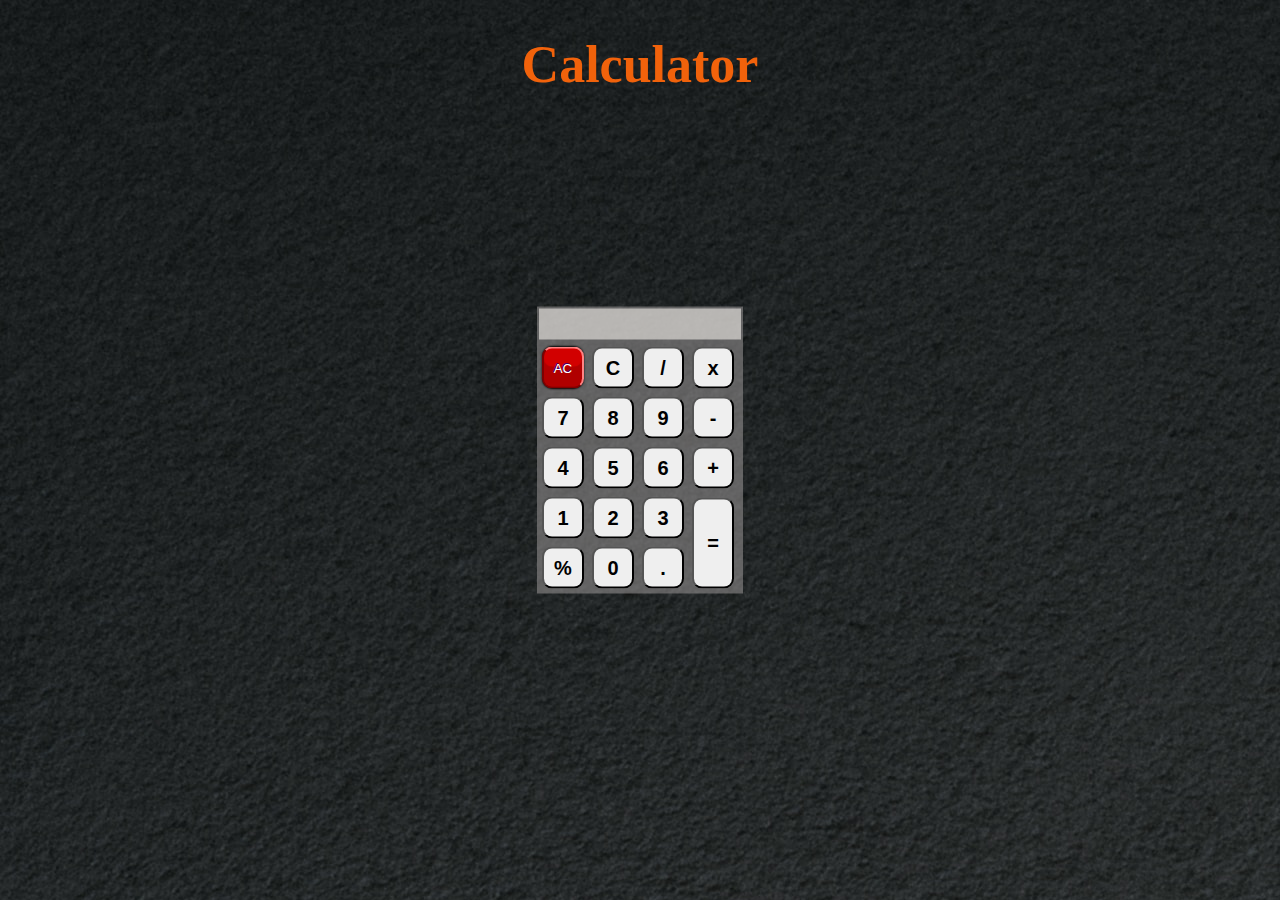
<file: Calculator/index.html>
<!DOCTYPE html>
<html lang="en">
<head>
    <meta charset="UTF-8">
    <meta name="viewport" content="width=device-width, initial-scale=1.0">
    <meta http-equiv="X-UA-Compatible" content="ie=edge">
    <title>My Calculator</title>
    <link rel="stylesheet" href="style.css">
    <!-- <link rel="stylesheet" href="woodCalc.css"> -->
    <script src="script.js"></script>
</head>
<body>
    <h1>Calculator</h1>
    <div class="container">
        <form name="form">
            <input class="textview" name="textview">
        </form>
            <table>
                <tr>
                        <td><input class="allclearButton" type="button" value="AC" onclick="clean()"></td>
                        <td><input class="button" type="button" value="C" onclick="back()"></td>
                        <td><input class="button" type="button" value="/" onclick="insert('/')"></td>
                        <td><input class="button" type="button" value="x" onclick="insert('*')"></td>
                </tr>
                <tr>
                        <td><input class="button" type="button" value="7" onclick="insert(7)"></td>
                        <td><input class="button" type="button" value="8" onclick="insert(8)"></td>
                        <td><input class="button" type="button" value="9" onclick="insert(9)"></td>
                        <td><input class="button" type="button" value="-" onclick="insert('-')"></td>
                 </tr>
                 <tr>
                        <td><input class="button"  type="button" value="4" onclick=insert(4)></td>
                        <td><input class="button" type="button" value="5" onclick=insert(5)></td>
                        <td><input class="button" type="button" value="6" onclick="insert(6)"></td>
                        <td><input class="button" type="button" value="+" onclick="insert('+')"></td>
                </tr>
                 <tr>
                        <td><input class="button" type="button" value="1" onclick="insert(1)"></td>
                        <td><input class="button" type="button" value="2" onclick="insert(2)"></td>
                        <td><input class="button" type="button" value="3" onclick="insert(3)"></td>
                        <td rowspan="5"><input class="equalButton" type="button" value="=" onclick=equals()></td>
              </tr>
                <tr>
                        <td><input class="button" type="button" value="%" onclick="insert('%')"></td>
                        <td><input class="button" type="button" value="0" onclick="insert(0)"></td>
                        <td><input class="button" type="button" value="." onclick="insert('.')"></td>
                        
                </tr>

            </table>
    </div>
</body>
</html>
</file>
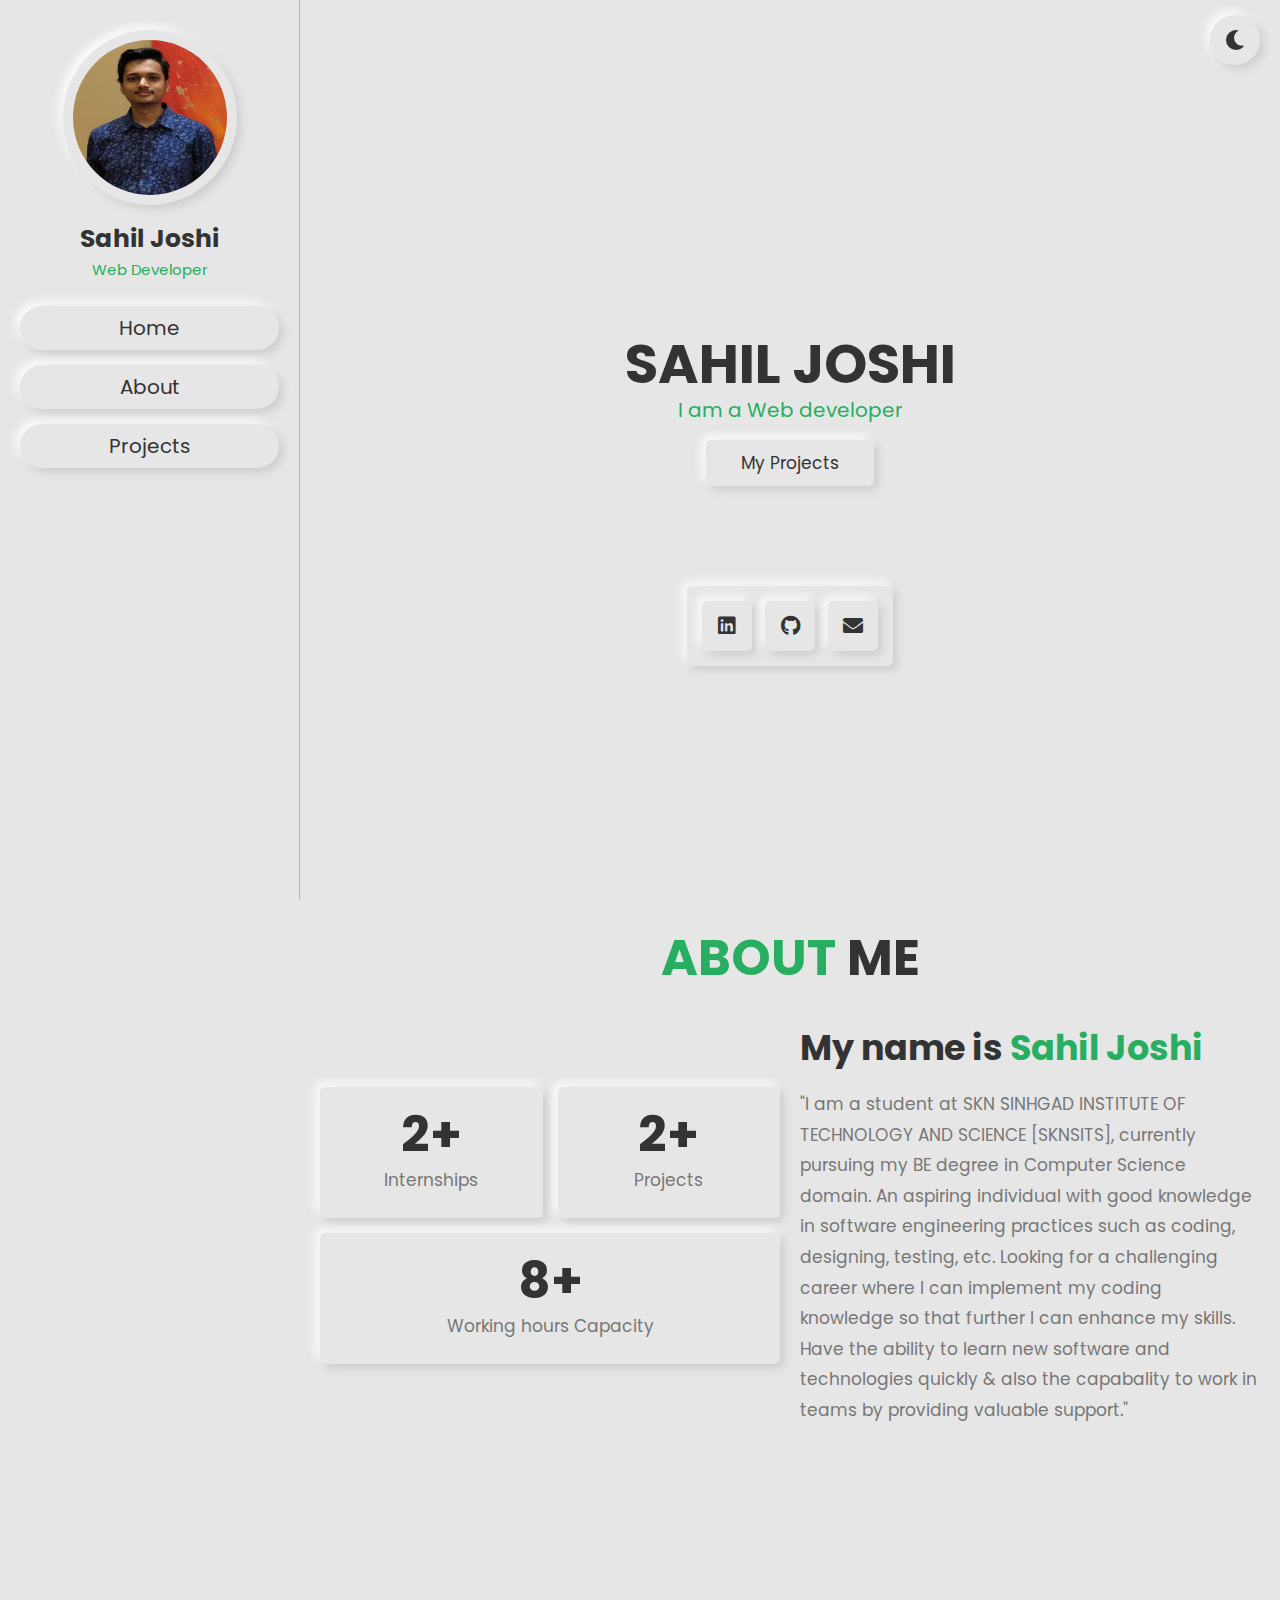
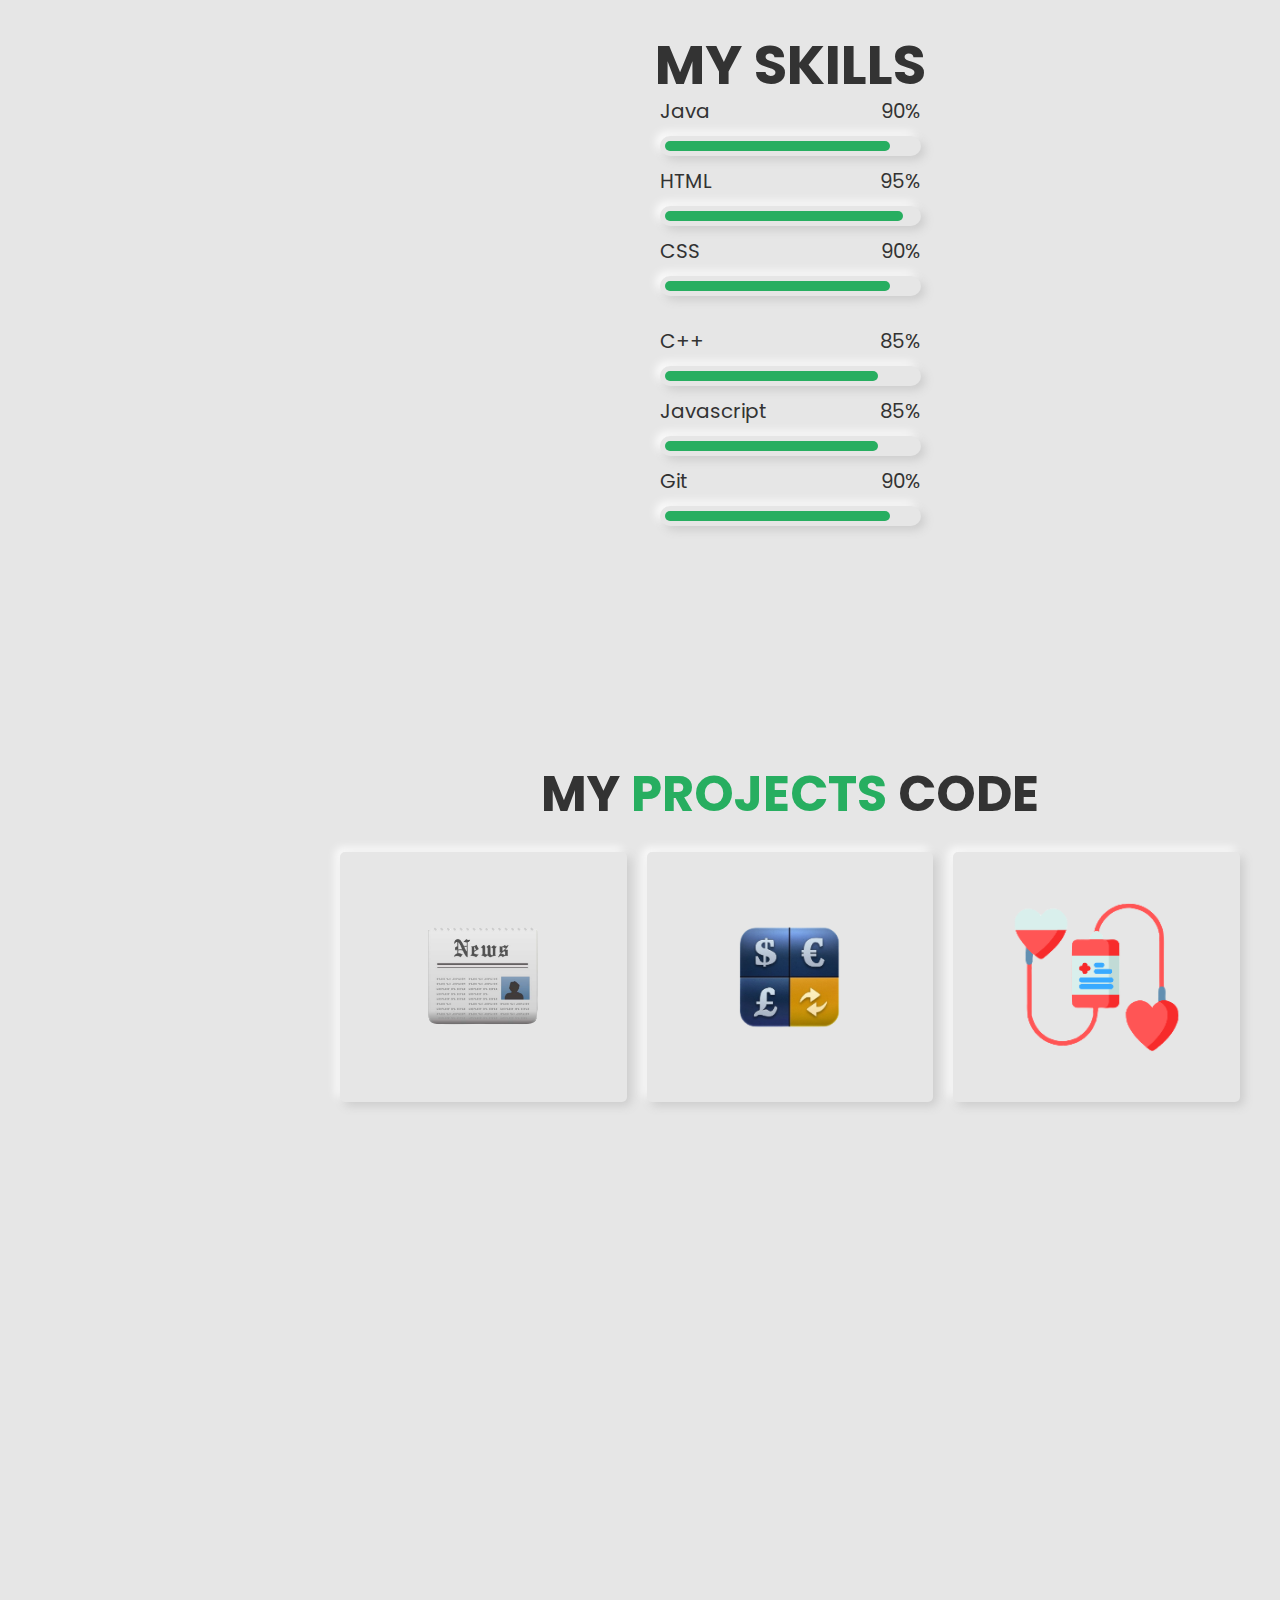
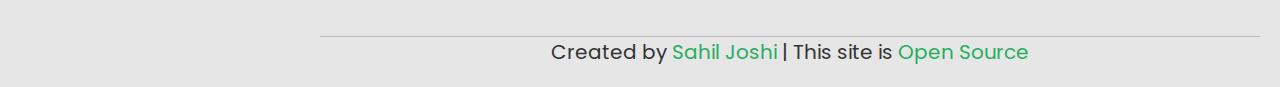
<file: My Portfolio/index.html>
<!DOCTYPE html>
<html lang="en">
  <head>
    <meta charset="UTF-8" />
    <meta http-equiv="X-UA-Compatible" content="IE=edge" />
    <meta name="viewport" content="width=device-width, initial-scale=1.0" />
    <title>Sahil Joshi</title>
    <link
      rel="stylesheet"
      href="https://cdnjs.cloudflare.com/ajax/libs/font-awesome/5.15.4/css/all.min.css"
    />
    <link rel="shortcut icon" href="image/user.jpeg" />
    <link rel="stylesheet" href="css/style.css" />
  </head>

  <body>
    <header class="header">
      <div class="user">
        <img src="image/Profile photo-2.jpg" alt="user" />
        <h3>Sahil Joshi</h3>
        <p>Web Developer</p>
      </div>

      <nav class="navbar">
        <a href="#home">Home</a>
        <a href="#about">About</a>
        <a href="#portfolio">Projects</a>
      </nav>
    </header>

    <div id="menu-btn" class="fas fa-bars"></div>

    <div id="theme-toggler" class="fas fa-moon"></div>

    <section class="home" id="home">
      <div class="content">
        <h3>Sahil Joshi</h3>
        <p>I am a Web developer</p>
        <a href="#portfolio" class="btn">My Projects</a>
      </div>

      <div class="share">
        <a
          href="LinkedIn myProfile.url"
          target="_blank"
          class="fab fa-linkedin"
        ></a>
        <a
          href="GitHub myProfile.url"
          target="_blank"
          class="fab fa-github"
        ></a>
        <a
          href="Gmail myProfile.url"
          target="_blank"
          class="fa fa-envelope"
        ></a>
      </div>
    </section>

    <section class="about" id="about">
      <h1 class="heading"><span>About</span> me</h1>

      <div class="row">
        <div class="box-container">
          <div class="box">
            <h3>2+</h3>
            <p>Internships</p>
          </div>
          <div class="box">
            <h3>2+</h3>
            <p>Projects</p>
          </div>
          <div class="box">
            <h3>8+</h3>
            <p>Working hours Capacity</p>
          </div>
        </div>

        <div class="content">
          <h3>My name is <span>Sahil Joshi</span></h3>
          <p>
            "I am a student at SKN SINHGAD INSTITUTE OF TECHNOLOGY AND SCIENCE [SKNSITS], currently pursuing my BE degree in Computer Science domain.
            An aspiring individual with good knowledge in software engineering practices such as coding, designing, testing, etc. Looking for a challenging career where I can implement my coding knowledge so that further I can enhance my skills. Have the ability to learn new software and technologies quickly & also the capabality to work in teams by providing valuable support."
          </p>
        </div>
      </div>

      <section class="home" id="home">
        <div class="content">
          <h3>My Skills</h3>
        </div>

      <div class="row">
        <div class="progress">
          <h3>C++ <span>85%</span></h3>
          <div class="bar bar-2-5"><span></span></div>
          <h3>Javascript <span>85%</span></h3>
          <div class="bar bar-1-1"><span></span></div>
          <!-- <h3>ReactJS <span>80%</span></h3>
          <div class="bar bar-1-2"><span></span></div> -->
          <h3>Git <span>90%</span></h3>
          <div class="bar bar-1-5"><span></span></div>
        </div>

        <div class="progress">
           <h3>Java <span>90%</span></h3>
          <div class="bar bar-2-3"><span></span></div>
          <h3>HTML <span>95%</span></h3>
          <div class="bar bar-2-1"><span></span></div>
          <h3>CSS <span>90%</span></h3>
          <div class="bar bar-2-2"><span></span></div>
          <!-- <h3>Bootstrap <span>95%</span></h3>
          <div class="bar bar-2-4"><span></span></div> -->
        </div>
      </div>
    </section>

    <section class="portfolio" id="portfolio">
      <h1 class="heading">my <span>projects</span> code</h1>

      <div class="box-container">
        <div class="box">
          <img src="image/newsapp.png" alt="news app" />
          <a href="#">
            <div class="content">
              <h3>News App</h3>
            </div>
          </a>
        </div>

        <div class="box">
          <img
            src="image/currencyconverter.png"
            alt=" currency converter app"
          />
          <a href="#">
            <div class="content">
              <h3>Currency Converter</h3>
            </div>
          </a>
        </div>

        <div class="box">
          <img 
            src="image/bloodbank.png" 
            alt="blood bank" 
          />
          <a href="#">
            <div class="content">
              <h3>Blood-Bank-Management-System</h3>
            </div>
          </a>
        </div>
      </div>
    </section>

      
    <div class="credits">
      Created by
      <a style="color: #27ae60" href="GitHub myProfile.url"
        >Sahil Joshi</a
      >
      | This site is
      <a
        style="color: #27ae60"
        href="GitHub myProfile.url"
        target="_blank"
        >Open Source</a
      >
    </div>

    <script src="js/script.js"></script>
  </body>
</html>
</file>
<file: Calculator/style.css>
body {
	/* background: url(http://www.inkspilldesign.com/demo/wood-tile-background.jpg); */
	/* background-color: #424242; */
	/* font-family: Tahoma; */
	background-image: url("Background.jpg");
	/* background-image: url("Scooter.jpg"); */
}

.textview{
  display: inline-block;
	margin: 2px;
	width: 198px;
	height: 29px;
	font-size: 20px;
    font-weight: bold;
    background-color: rgba(245, 242, 237, 0.589);
	/* background:none */
	/* border-radius: 10px; */
	border: none;
}

.equalButton {
    cursor: pointer;
	display: inline-block;
	margin: 2px;
	width: 42px;
	height:91px;
    outline: none;
	font-size: 20px;
	font-weight: bold;
	border-radius: 10px;
  
}

.button {
    cursor: pointer;
	display: inline-block;
	margin: 2px;
	width: 42px;
	height: 42px;
	font-size: 20px;
	font-weight: bold;
	border-radius: 10px;
	outline: none;
  
}

.button:active, .allclearButton:active,.equalButton:active{
    background-color: #3e8e41;
    box-shadow: 0 3px #666;
    transform: translateY(4px);
  }



.button:hover,.equalButton:hover {
	background-color: #FFBA75;
	box-shadow: 0px 0px 2px #FFBA75, inset 0px -20px 1px #FF8000;
	border-top: 2px solid #FFF;
	border-right: 2px solid #FFF;
	border-bottom: 2px solid #AE5700;
	border-left: 2px solid #AE5700;
}

.allclearButton {
  border-radius: 10px;
	color: #FFF;
    margin: 2px;
	width: 42px;
	height: 42px;
	text-shadow: -1px -1px 0px #44006F;
	background-color: #D20000;
	border-top: 2px solid #FF8484;
	border-right: 2px solid #FF8484;
	border-bottom: 2px solid #800000;
	border-left: 2px solid #800000;
	box-shadow: 0px 0px 2px #030303, inset 0px -20px 1px #B00000;
	outline: none;
}

h1{
	color:#F1620B;
	font-size: 52px;
    text-justify: newspaper;
    text-align: center;

}
.container{
		background: rgba(146, 142, 142, 0.589);
		/* background-size: 100px 80px; */
		background-size: cover;
		position:absolute;
        top:50%;
        left:50%;
        transform:translateX(-50%) translateY(-50%)
}
</file>
<file: My Portfolio/css/style.css>
@import url("https://fonts.googleapis.com/css2?family=Poppins:wght@100;200;300;400;500;600;700&display=swap");

:root {
  --green: #27ae60;
  --black: #333;
  --light-color: #777;
  --bg-color: #e6e6e6;
  --border: 0.1rem solid rgba(0, 0, 0, 0.2);
  --box-shadow: 0.4rem 0.4rem 1rem #ccc, -0.4rem -0.4rem 1rem #fff;
  --box-shadow-inset: 0.4rem 0.4rem 1rem #ccc inset,
    -0.4rem -0.4rem 1rem #fff inset;
}

* {
  font-family: "Poppins", sans-serif;
  margin: 0;
  padding: 0;
  box-sizing: border-box;
  outline: none;
  border: none;
  text-decoration: none;
  transition: 0.2s linear;
}

html {
  font-size: 62.5%;
  overflow-x: hidden;
  scroll-behavior: smooth;
}

body {
  background: var(--bg-color);
  padding-left: 30rem;
}

body.active {
  --black: #fff;
  --light-color: #ddd;
  --bg-color: #222;
  --border: 0.1rem solid rgba(0, 0, 0, 0.4);
  --box-shadow: 0.4rem 0.4rem 1rem #111, -0.4rem -0.4rem 1rem #333;
  --box-shadow-inset: 0.4rem 0.4rem 1rem #111 inset,
    -0.4rem -0.4rem 1rem #333 inset;
}

section {
  min-height: 100vh;
  padding: 2rem;
}

.btn {
  margin-top: 1rem;
  display: inline-block;
  padding: 1rem 3.5rem;
  border-radius: 0.5rem;
  font-size: 1.7rem;
  cursor: pointer;
  background: none;
  color: var(--black);
  box-shadow: var(--box-shadow);
}

.btn:hover {
  box-shadow: var(--box-shadow-inset);
  color: var(--green);
}

.heading {
  text-align: center;
  font-size: 5rem;
  color: var(--black);
  text-transform: uppercase;
  padding-bottom: 2rem;
}

.heading span {
  color: var(--green);
  text-transform: uppercase;
}

.header {
  position: fixed;
  top: 0;
  left: 0;
  z-index: 999;
  background: var(--bg-color);
  width: 30rem;
  border-right: var(--border);
  height: 100%;
  padding: 2rem;
  text-align: center;
}

.header .user img {
  margin: 1rem 0;
  border: 1rem solid transparent;
  border-radius: 50%;
  height: 17.5rem;
  width: 17.4rem;
  box-shadow: var(--box-shadow);
}

.header .user h3 {
  color: var(--black);
  font-size: 2.5rem;
}

.header .user p {
  color: var(--green);
  font-size: 1.5rem;
}

.header .navbar {
  padding-top: 1rem;
}

.header .navbar a {
  display: block;
  margin: 1.5rem 0;
  padding: 0.7rem;
  border-radius: 5rem;
  font-size: 2rem;
  box-shadow: var(--box-shadow);
  color: var(--black);
}

.header .navbar a:hover {
  box-shadow: var(--box-shadow-inset);
  color: var(--green);
}

#menu-btn {
  position: fixed;
  top: 1.5rem;
  left: 2rem;
  z-index: 1000;
  height: 5rem;
  width: 5rem;
  line-height: 5rem;
  border-radius: 50%;
  font-size: 2rem;
  cursor: pointer;
  box-shadow: var(--box-shadow);
  text-align: center;
  color: var(--black);
  background: var(--bg-color);
  display: none;
}

#menu-btn:hover {
  color: var(--green);
  box-shadow: var(--box-shadow-inset);
}

#theme-toggler {
  position: fixed;
  top: 1.5rem;
  right: 2rem;
  z-index: 1000;
  height: 5rem;
  width: 5rem;
  line-height: 5rem;
  border-radius: 50%;
  font-size: 2rem;
  cursor: pointer;
  box-shadow: var(--box-shadow);
  text-align: center;
  color: var(--black);
  background: var(--bg-color);
}

#theme-toggler:hover {
  color: var(--green);
  box-shadow: var(--box-shadow-inset);
}

.home {
  display: flex;
  flex-flow: column;
  align-items: center;
  justify-content: center;
  text-align: center;
}

.home .content h3 {
  font-size: 5.5rem;
  color: var(--black);
  line-height: 1.1;
  text-transform: uppercase;
}

.home .content p {
  font-size: 2rem;
  color: var(--green);
  padding-bottom: 0.5rem;
}

.home .share {
  position: relative;
  top: 10rem;
  border-radius: 0.5rem;
  box-shadow: var(--box-shadow);
  padding: 1rem;
}

.home .share a {
  height: 5rem;
  width: 5rem;
  line-height: 5rem;
  box-shadow: var(--box-shadow);
  margin: 0.5rem;
  font-size: 2rem;
  color: var(--black);
  border-radius: 0.5rem;
}

.home .share a:hover {
  box-shadow: var(--box-shadow-inset);
  color: var(--green);
}

.about .row {
  display: flex;
  align-items: center;
  flex-wrap: wrap-reverse;
  gap: 2rem;
}

.about .row .box-container {
  flex: 1 1 40rem;
  display: flex;
  gap: 1.5rem;
  flex-wrap: wrap;
}

.about .row .box-container .box {
  flex: 1 1 18rem;
  text-align: center;
  padding: 2rem;
  border-radius: 0.5rem;
  box-shadow: var(--box-shadow);
}

.about .row .box-container .box h3 {
  font-size: 5rem;
  color: var(--black);
  line-height: 1.1;
}

.about .row .box-container .box p {
  font-size: 1.7rem;
  color: var(--light-color);
  padding: 0.5rem 0;
}

.about .row .content {
  flex: 1 1 40rem;
}

.about .row .content h3 {
  font-size: 3.5rem;
  color: var(--black);
  line-height: 1.8;
}

.about .row .content h3 span {
  color: var(--green);
}

.about .row .content p {
  font-size: 1.7rem;
  color: var(--light-color);
  line-height: 1.8;
  padding: 1rem 0;
}

.about .row:nth-child(3) {
  padding-top: 2rem;
}

.about .row .progress {
  flex: 1 1 40rem;
}

.about .row .progress h3 {
  color: var(--black);
  font-weight: normal;
  font-size: 2rem;
  display: flex;
  align-items: center;
  justify-content: space-between;
}

.about .row .progress .bar {
  box-shadow: var(--box-shadow);
  border-radius: 5rem;
  height: 2rem;
  padding: 0.5rem;
  margin: 1rem 0;
}

.about .row .progress .bar span {
  display: block;
  height: 100%;
  background: var(--green);
  border-radius: 5rem;
}

.about .row .progress .bar-1-1 span {
  width: 85%;
}

.about .row .progress .bar-1-2 span {
  width: 80%;
}

.about .row .progress .bar-1-3 span {
  width: 70%;
}

.about .row .progress .bar-1-4 span {
  width: 70%;
}

.about .row .progress .bar-1-5 span {
  width: 90%;
}

.about .row .progress .bar-2-1 span {
  width: 95%;
}

.about .row .progress .bar-2-2 span {
  width: 90%;
}

.about .row .progress .bar-2-3 span {
  width: 90%;
}

.about .row .progress .bar-2-4 span {
  width: 95%;
}

.about .row .progress .bar-2-5 span {
  width: 85%;
}

.portfolio .box-container {
  display: grid;
  grid-template-columns: repeat(auto-fit, minmax(27rem, 1fr));
  gap: 2rem;
}

.portfolio .box-container .box {
  height: 25rem;
  border-radius: 0.5rem;
  overflow: hidden;
  box-shadow: var(--box-shadow);
  position: relative;
  border: 1rem solid transparent;
}

.portfolio .box-container .box img {
  height: 100%;
  width: 100%;
  object-fit: cover;
}

.portfolio .box-container .box .content {
  position: absolute;
  top: 0;
  left: 0;
  height: 100%;
  width: 100%;
  background: var(--bg-color);
  display: grid;
  place-items: center;
  transform: scale(0);
}

.portfolio .box-container .box:hover .content {
  transform: scale(1);
}

.portfolio .box-container .box .content h3 {
  font-size: 2.5rem;
  color: var(--black);
  text-transform: uppercase;
  transform: translateY(-5rem);
  opacity: 0;
  transition-delay: 0.3s;
}

.portfolio .box-container .box:hover .content h3 {
  transform: translateY(0rem);
  opacity: 1;
}

.credits {
  font-size: 2rem;
  text-align: center;
  /* padding: 2.5rem 1rem;
  margin-top: 1rem; */
  border-top: var(--border);
  color: var(--black);
}

.credits span {
  color: var(--green);
}

/* media queries  */

@media (max-width: 991px) {
  html {
    font-size: 55%;
  }

  body {
    padding-left: 0;
  }

  .header {
    left: -110%;
  }

  .header.active {
    left: 0%;
    transition: 0.4s linear;
  }

  #menu-btn {
    display: initial;
  }
}

@media (max-width: 450px) {
  html {
    font-size: 50%;
  }

  .header {
    width: 100%;
    border-right: 0;
  }
}
</file>
